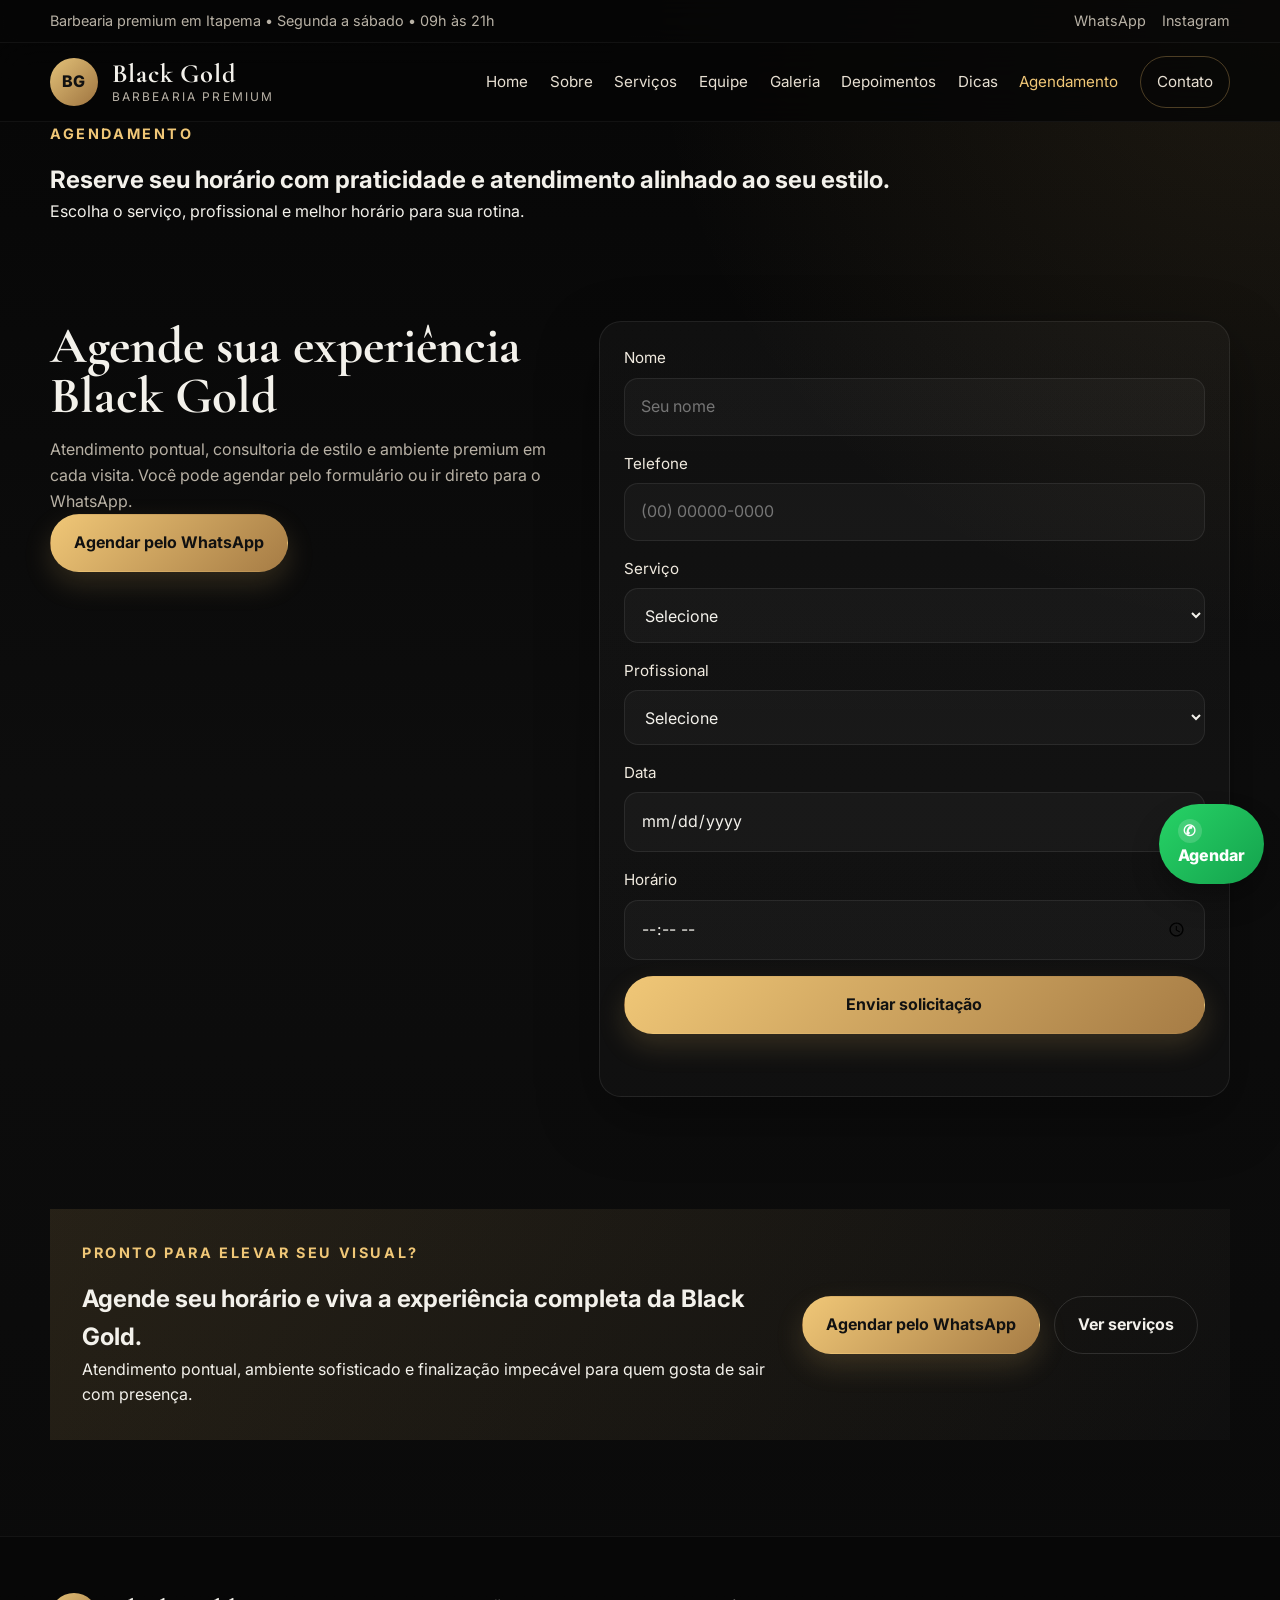
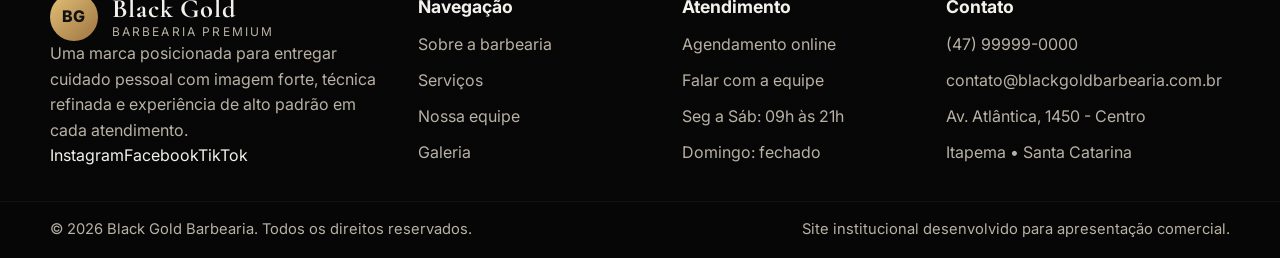
<file: agendamento.html>
<!DOCTYPE html><html lang="pt-BR"><head><meta charset="UTF-8" /><meta name="viewport" content="width=device-width, initial-scale=1.0" /><meta name="description" content="Agende seu horário na Black Gold Barbearia." /><title>Agendamento | Black Gold Barbearia</title><link rel="preconnect" href="https://fonts.googleapis.com" /><link rel="preconnect" href="https://fonts.gstatic.com" crossorigin /><link href="https://fonts.googleapis.com/css2?family=Cormorant+Garamond:wght@500;600;700&family=Inter:wght@400;500;600;700;800&display=swap" rel="stylesheet" /><link rel="stylesheet" href="style.css" /></head><body class="internal-page">  <a class="whatsapp-float" href="https://wa.me/5500000000000?text=Ol%C3%A1%2C%20quero%20agendar%20um%20hor%C3%A1rio%20na%20Black%20Gold%20Barbearia." target="_blank" rel="noopener" aria-label="Agendar pelo WhatsApp"><span class="whatsapp-icon">✆</span><span>Agendar</span></a>
  <div class="topbar"><div class="container topbar-inner"><p>Barbearia premium em Itapema • Segunda a sábado • 09h às 21h</p><div class="topbar-links"><a href="https://wa.me/5500000000000?text=Ol%C3%A1%2C%20quero%20agendar%20um%20hor%C3%A1rio%20na%20Black%20Gold%20Barbearia." target="_blank" rel="noopener">WhatsApp</a><a href="https://instagram.com/" target="_blank" rel="noopener">Instagram</a></div></div></div>
  <header class="header" id="topo"><div class="container navbar"><a href="index.html" class="brand" aria-label="Black Gold Barbearia"><span class="brand-mark">BG</span><span class="brand-text"><strong>Black Gold</strong><small>Barbearia Premium</small></span></a><button class="menu-toggle" id="menu-toggle" aria-label="Abrir menu" aria-expanded="false" aria-controls="nav-menu"><span></span><span></span><span></span></button><nav class="nav" id="nav-menu"><a href="index.html">Home</a>
        <a href="sobre.html">Sobre</a>
        <a href="servicos.html">Serviços</a>
        <a href="equipe.html">Equipe</a>
        <a href="galeria.html">Galeria</a>
        <a href="depoimentos.html">Depoimentos</a>
        <a href="blog.html">Dicas</a>
        <a href="agendamento.html" class="active">Agendamento</a>
        <a href="contato.html" class="nav-cta">Contato</a></nav></div></header><main>

    <section class="page-hero"><div class="container reveal"><p class="eyebrow">Agendamento</p><h1>Reserve seu horário com praticidade e atendimento alinhado ao seu estilo.</h1><p>Escolha o serviço, profissional e melhor horário para sua rotina.</p></div></section>
    <section class="section"><div class="container booking-layout"><div class="booking-content reveal"><h2>Agende sua experiência Black Gold</h2><p>Atendimento pontual, consultoria de estilo e ambiente premium em cada visita. Você pode agendar pelo formulário ou ir direto para o WhatsApp.</p><div class="hero-actions"><a href="https://wa.me/5500000000000?text=Ol%C3%A1%2C%20quero%20agendar%20um%20hor%C3%A1rio%20na%20Black%20Gold%20Barbearia." class="btn btn-primary" target="_blank" rel="noopener">Agendar pelo WhatsApp</a></div></div><form class="booking-form reveal" id="booking-form"><div class="form-grid"><div class="form-group"><label for="nome">Nome</label><input id="nome" name="nome" type="text" placeholder="Seu nome" required></div><div class="form-group"><label for="telefone">Telefone</label><input id="telefone" name="telefone" type="tel" placeholder="(00) 00000-0000" required></div><div class="form-group"><label for="servico">Serviço</label><select id="servico" name="servico" required><option value="">Selecione</option><option>Corte masculino</option><option>Barba</option><option>Combo corte + barba</option><option>Sobrancelha</option><option>Hidratação capilar</option><option>Pigmentação</option><option>Acabamento premium</option></select></div><div class="form-group"><label for="profissional">Profissional</label><select id="profissional" name="profissional" required><option value="">Selecione</option><option>Eduardo Martins</option><option>Rafael Costa</option><option>Lucas Ferraz</option></select></div><div class="form-group"><label for="data">Data</label><input id="data" name="data" type="date" required></div><div class="form-group"><label for="horario">Horário</label><input id="horario" name="horario" type="time" required></div></div><button class="btn btn-primary btn-full" type="submit">Enviar solicitação</button><p class="form-feedback" id="booking-feedback"></p></form></div></section>

      <section class="section cta-band-wrap"><div class="container"><div class="cta-band reveal"><div><p class="eyebrow">Pronto para elevar seu visual?</p><h2>Agende seu horário e viva a experiência completa da Black Gold.</h2><p>Atendimento pontual, ambiente sofisticado e finalização impecável para quem gosta de sair com presença.</p></div><div class="cta-band-actions"><a href="https://wa.me/5500000000000?text=Ol%C3%A1%2C%20quero%20agendar%20um%20hor%C3%A1rio%20na%20Black%20Gold%20Barbearia." class="btn btn-primary" target="_blank" rel="noopener">Agendar pelo WhatsApp</a><a href="servicos.html" class="btn btn-secondary">Ver serviços</a></div></div></div></section></main>  <footer class="footer"><div class="container footer-grid"><div class="footer-column footer-brand-col"><a href="index.html" class="brand footer-brand"><span class="brand-mark">BG</span><span class="brand-text"><strong>Black Gold</strong><small>Barbearia Premium</small></span></a><p>Uma marca posicionada para entregar cuidado pessoal com imagem forte, técnica refinada e experiência de alto padrão em cada atendimento.</p><div class="footer-socials"><a href="#">Instagram</a><a href="#">Facebook</a><a href="#">TikTok</a></div></div><div class="footer-column"><h4>Navegação</h4><ul><li><a href="sobre.html">Sobre a barbearia</a></li><li><a href="servicos.html">Serviços</a></li><li><a href="equipe.html">Nossa equipe</a></li><li><a href="galeria.html">Galeria</a></li></ul></div><div class="footer-column"><h4>Atendimento</h4><ul><li><a href="agendamento.html">Agendamento online</a></li><li><a href="contato.html">Falar com a equipe</a></li><li>Seg a Sáb: 09h às 21h</li><li>Domingo: fechado</li></ul></div><div class="footer-column"><h4>Contato</h4><ul><li>(47) 99999-0000</li><li>contato@blackgoldbarbearia.com.br</li><li>Av. Atlântica, 1450 - Centro</li><li>Itapema • Santa Catarina</li></ul></div></div><div class="footer-bottom"><div class="container footer-bottom-inner"><p>© <span id="current-year"></span> Black Gold Barbearia. Todos os direitos reservados.</p><p>Site institucional desenvolvido para apresentação comercial.</p></div></div></footer><script src="script.js"></script></body></html>
</file>
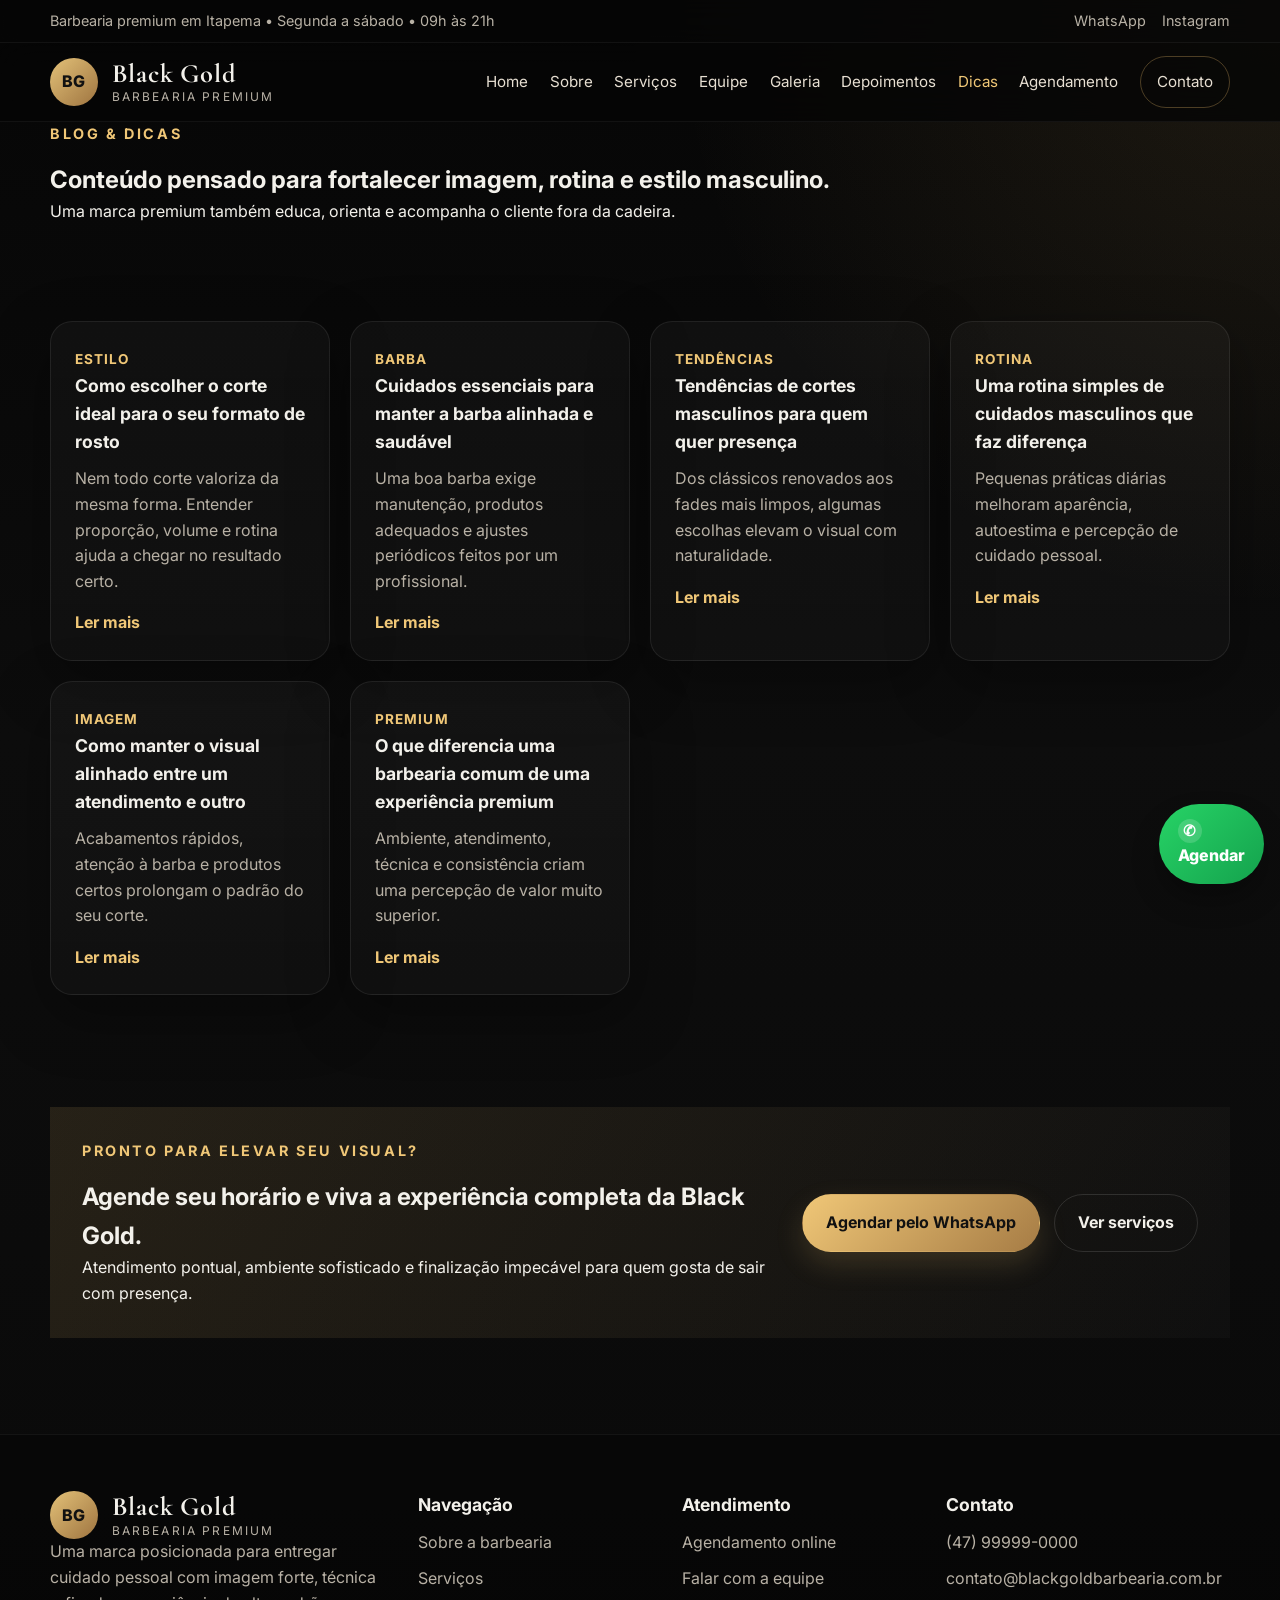
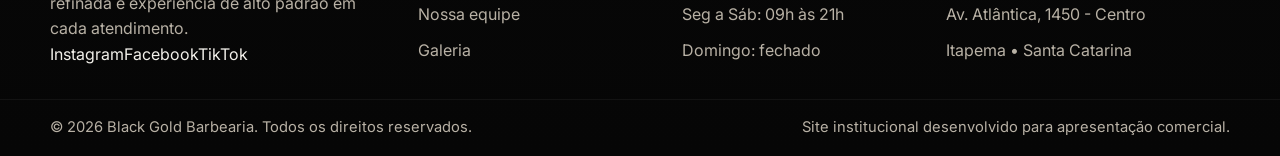
<file: blog.html>
<!DOCTYPE html><html lang="pt-BR"><head><meta charset="UTF-8" /><meta name="viewport" content="width=device-width, initial-scale=1.0" /><meta name="description" content="Conteúdo de estilo e cuidados masculinos da Black Gold Barbearia." /><title>Dicas de Estilo | Black Gold Barbearia</title><link rel="preconnect" href="https://fonts.googleapis.com" /><link rel="preconnect" href="https://fonts.gstatic.com" crossorigin /><link href="https://fonts.googleapis.com/css2?family=Cormorant+Garamond:wght@500;600;700&family=Inter:wght@400;500;600;700;800&display=swap" rel="stylesheet" /><link rel="stylesheet" href="style.css" /></head><body class="internal-page">  <a class="whatsapp-float" href="https://wa.me/5500000000000?text=Ol%C3%A1%2C%20quero%20agendar%20um%20hor%C3%A1rio%20na%20Black%20Gold%20Barbearia." target="_blank" rel="noopener" aria-label="Agendar pelo WhatsApp"><span class="whatsapp-icon">✆</span><span>Agendar</span></a>
  <div class="topbar"><div class="container topbar-inner"><p>Barbearia premium em Itapema • Segunda a sábado • 09h às 21h</p><div class="topbar-links"><a href="https://wa.me/5500000000000?text=Ol%C3%A1%2C%20quero%20agendar%20um%20hor%C3%A1rio%20na%20Black%20Gold%20Barbearia." target="_blank" rel="noopener">WhatsApp</a><a href="https://instagram.com/" target="_blank" rel="noopener">Instagram</a></div></div></div>
  <header class="header" id="topo"><div class="container navbar"><a href="index.html" class="brand" aria-label="Black Gold Barbearia"><span class="brand-mark">BG</span><span class="brand-text"><strong>Black Gold</strong><small>Barbearia Premium</small></span></a><button class="menu-toggle" id="menu-toggle" aria-label="Abrir menu" aria-expanded="false" aria-controls="nav-menu"><span></span><span></span><span></span></button><nav class="nav" id="nav-menu"><a href="index.html">Home</a>
        <a href="sobre.html">Sobre</a>
        <a href="servicos.html">Serviços</a>
        <a href="equipe.html">Equipe</a>
        <a href="galeria.html">Galeria</a>
        <a href="depoimentos.html">Depoimentos</a>
        <a href="blog.html" class="active">Dicas</a>
        <a href="agendamento.html">Agendamento</a>
        <a href="contato.html" class="nav-cta">Contato</a></nav></div></header><main>

    <section class="page-hero"><div class="container reveal"><p class="eyebrow">Blog & dicas</p><h1>Conteúdo pensado para fortalecer imagem, rotina e estilo masculino.</h1><p>Uma marca premium também educa, orienta e acompanha o cliente fora da cadeira.</p></div></section>
    <section class="section"><div class="container"><div class="blog-grid"><article class="blog-card reveal"><span class="tag">Estilo</span><h3>Como escolher o corte ideal para o seu formato de rosto</h3><p>Nem todo corte valoriza da mesma forma. Entender proporção, volume e rotina ajuda a chegar no resultado certo.</p><a href="#" class="link-btn">Ler mais</a></article>
<article class="blog-card reveal"><span class="tag">Barba</span><h3>Cuidados essenciais para manter a barba alinhada e saudável</h3><p>Uma boa barba exige manutenção, produtos adequados e ajustes periódicos feitos por um profissional.</p><a href="#" class="link-btn">Ler mais</a></article>
<article class="blog-card reveal"><span class="tag">Tendências</span><h3>Tendências de cortes masculinos para quem quer presença</h3><p>Dos clássicos renovados aos fades mais limpos, algumas escolhas elevam o visual com naturalidade.</p><a href="#" class="link-btn">Ler mais</a></article>
<article class="blog-card reveal"><span class="tag">Rotina</span><h3>Uma rotina simples de cuidados masculinos que faz diferença</h3><p>Pequenas práticas diárias melhoram aparência, autoestima e percepção de cuidado pessoal.</p><a href="#" class="link-btn">Ler mais</a></article>
<article class="blog-card reveal"><span class="tag">Imagem</span><h3>Como manter o visual alinhado entre um atendimento e outro</h3><p>Acabamentos rápidos, atenção à barba e produtos certos prolongam o padrão do seu corte.</p><a href="#" class="link-btn">Ler mais</a></article>
<article class="blog-card reveal"><span class="tag">Premium</span><h3>O que diferencia uma barbearia comum de uma experiência premium</h3><p>Ambiente, atendimento, técnica e consistência criam uma percepção de valor muito superior.</p><a href="#" class="link-btn">Ler mais</a></article></div></div></section>

      <section class="section cta-band-wrap"><div class="container"><div class="cta-band reveal"><div><p class="eyebrow">Pronto para elevar seu visual?</p><h2>Agende seu horário e viva a experiência completa da Black Gold.</h2><p>Atendimento pontual, ambiente sofisticado e finalização impecável para quem gosta de sair com presença.</p></div><div class="cta-band-actions"><a href="https://wa.me/5500000000000?text=Ol%C3%A1%2C%20quero%20agendar%20um%20hor%C3%A1rio%20na%20Black%20Gold%20Barbearia." class="btn btn-primary" target="_blank" rel="noopener">Agendar pelo WhatsApp</a><a href="servicos.html" class="btn btn-secondary">Ver serviços</a></div></div></div></section></main>  <footer class="footer"><div class="container footer-grid"><div class="footer-column footer-brand-col"><a href="index.html" class="brand footer-brand"><span class="brand-mark">BG</span><span class="brand-text"><strong>Black Gold</strong><small>Barbearia Premium</small></span></a><p>Uma marca posicionada para entregar cuidado pessoal com imagem forte, técnica refinada e experiência de alto padrão em cada atendimento.</p><div class="footer-socials"><a href="#">Instagram</a><a href="#">Facebook</a><a href="#">TikTok</a></div></div><div class="footer-column"><h4>Navegação</h4><ul><li><a href="sobre.html">Sobre a barbearia</a></li><li><a href="servicos.html">Serviços</a></li><li><a href="equipe.html">Nossa equipe</a></li><li><a href="galeria.html">Galeria</a></li></ul></div><div class="footer-column"><h4>Atendimento</h4><ul><li><a href="agendamento.html">Agendamento online</a></li><li><a href="contato.html">Falar com a equipe</a></li><li>Seg a Sáb: 09h às 21h</li><li>Domingo: fechado</li></ul></div><div class="footer-column"><h4>Contato</h4><ul><li>(47) 99999-0000</li><li>contato@blackgoldbarbearia.com.br</li><li>Av. Atlântica, 1450 - Centro</li><li>Itapema • Santa Catarina</li></ul></div></div><div class="footer-bottom"><div class="container footer-bottom-inner"><p>© <span id="current-year"></span> Black Gold Barbearia. Todos os direitos reservados.</p><p>Site institucional desenvolvido para apresentação comercial.</p></div></div></footer><script src="script.js"></script></body></html>
</file>
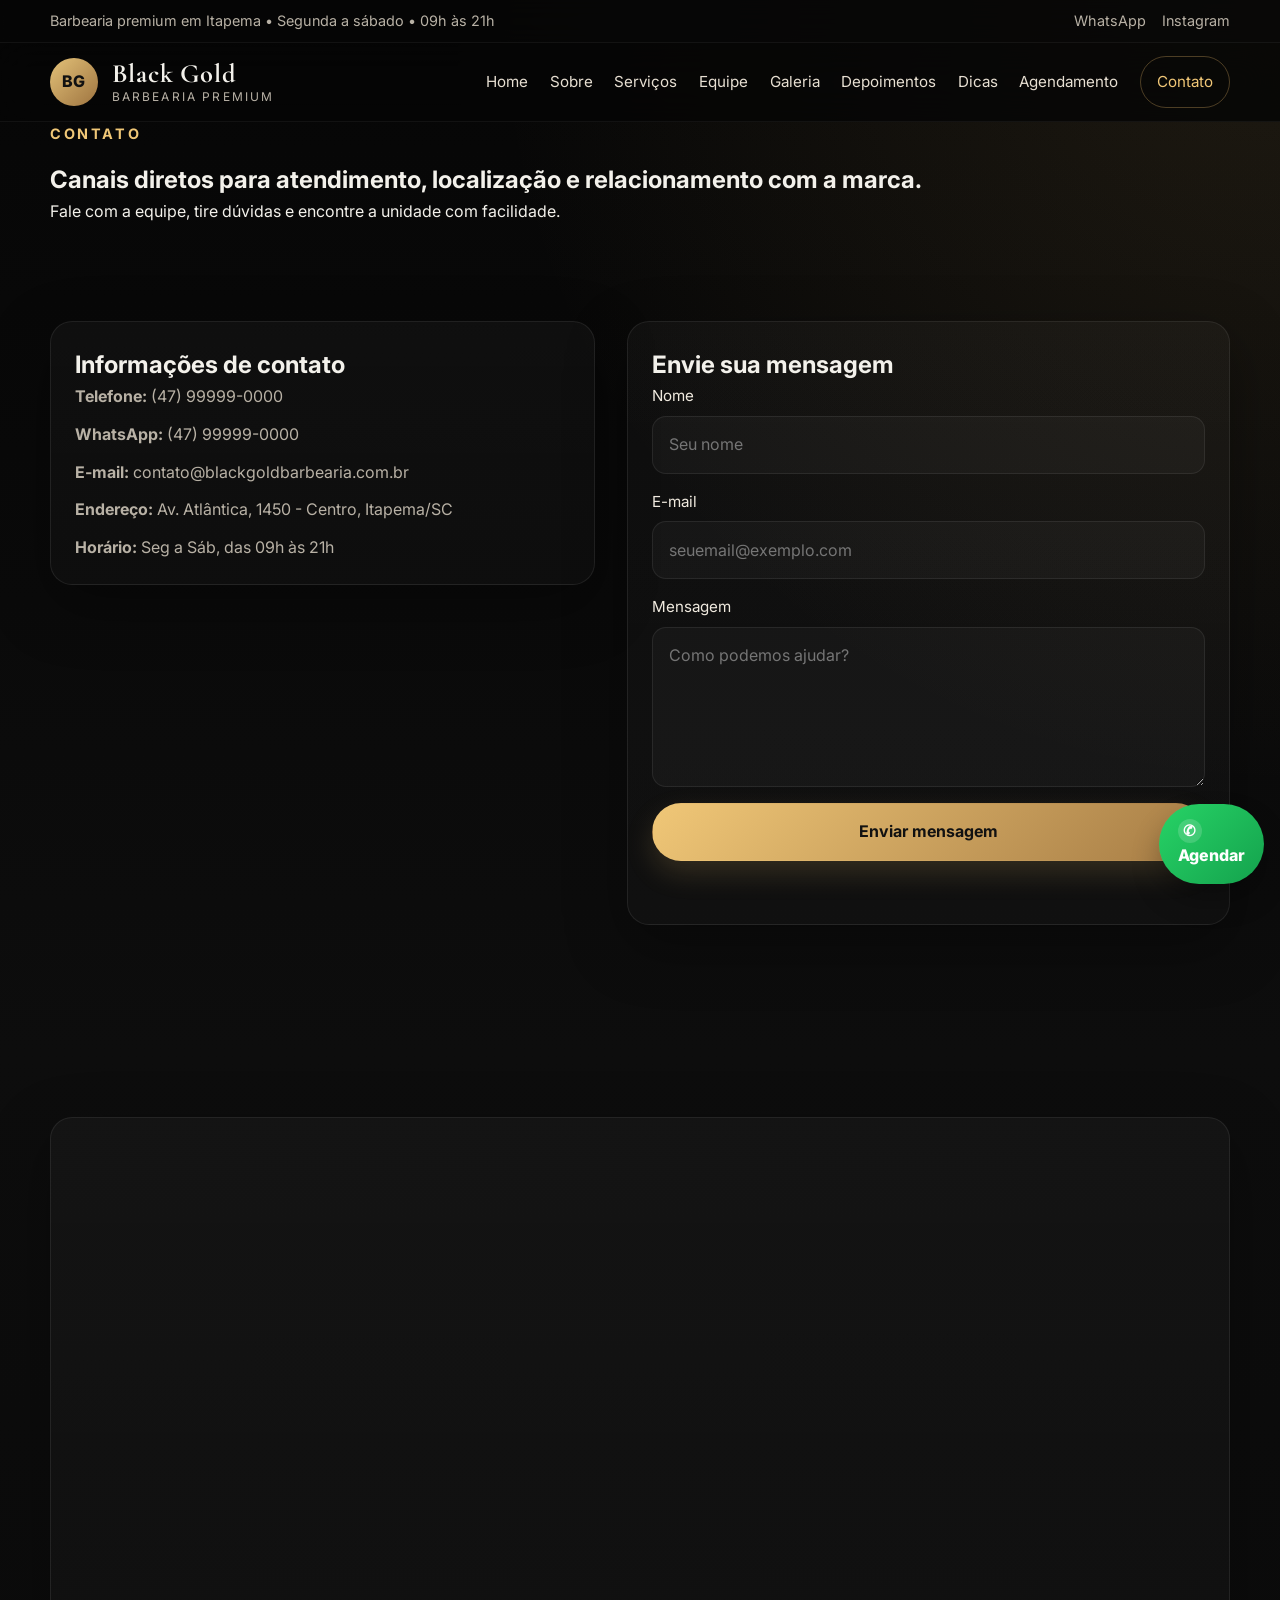
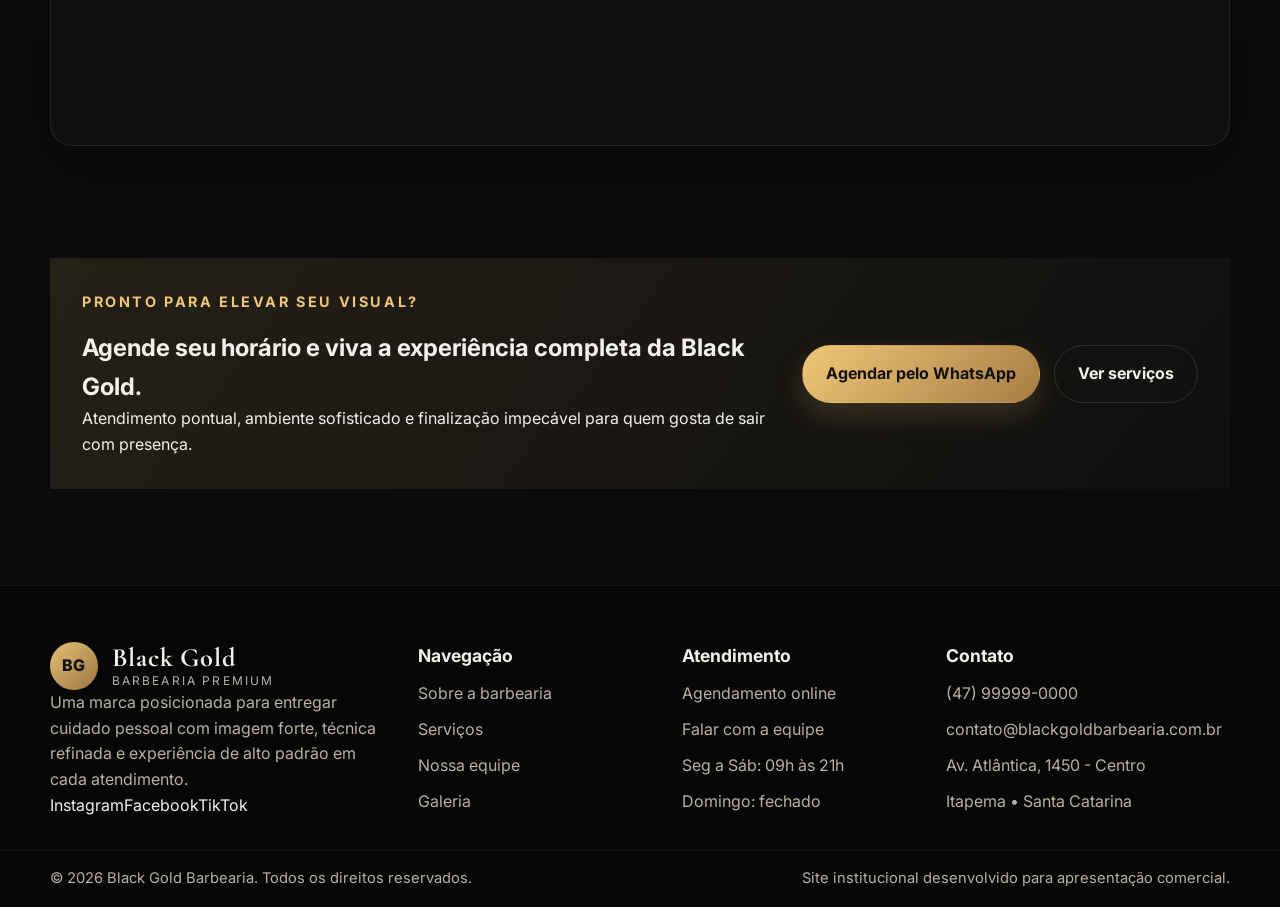
<file: contato.html>
<!DOCTYPE html><html lang="pt-BR"><head><meta charset="UTF-8" /><meta name="viewport" content="width=device-width, initial-scale=1.0" /><meta name="description" content="Fale com a Black Gold Barbearia e encontre a unidade." /><title>Contato | Black Gold Barbearia</title><link rel="preconnect" href="https://fonts.googleapis.com" /><link rel="preconnect" href="https://fonts.gstatic.com" crossorigin /><link href="https://fonts.googleapis.com/css2?family=Cormorant+Garamond:wght@500;600;700&family=Inter:wght@400;500;600;700;800&display=swap" rel="stylesheet" /><link rel="stylesheet" href="style.css" /></head><body class="internal-page">  <a class="whatsapp-float" href="https://wa.me/5500000000000?text=Ol%C3%A1%2C%20quero%20agendar%20um%20hor%C3%A1rio%20na%20Black%20Gold%20Barbearia." target="_blank" rel="noopener" aria-label="Agendar pelo WhatsApp"><span class="whatsapp-icon">✆</span><span>Agendar</span></a>
  <div class="topbar"><div class="container topbar-inner"><p>Barbearia premium em Itapema • Segunda a sábado • 09h às 21h</p><div class="topbar-links"><a href="https://wa.me/5500000000000?text=Ol%C3%A1%2C%20quero%20agendar%20um%20hor%C3%A1rio%20na%20Black%20Gold%20Barbearia." target="_blank" rel="noopener">WhatsApp</a><a href="https://instagram.com/" target="_blank" rel="noopener">Instagram</a></div></div></div>
  <header class="header" id="topo"><div class="container navbar"><a href="index.html" class="brand" aria-label="Black Gold Barbearia"><span class="brand-mark">BG</span><span class="brand-text"><strong>Black Gold</strong><small>Barbearia Premium</small></span></a><button class="menu-toggle" id="menu-toggle" aria-label="Abrir menu" aria-expanded="false" aria-controls="nav-menu"><span></span><span></span><span></span></button><nav class="nav" id="nav-menu"><a href="index.html">Home</a>
        <a href="sobre.html">Sobre</a>
        <a href="servicos.html">Serviços</a>
        <a href="equipe.html">Equipe</a>
        <a href="galeria.html">Galeria</a>
        <a href="depoimentos.html">Depoimentos</a>
        <a href="blog.html">Dicas</a>
        <a href="agendamento.html">Agendamento</a>
        <a href="contato.html" class="active nav-cta">Contato</a></nav></div></header><main>

    <section class="page-hero"><div class="container reveal"><p class="eyebrow">Contato</p><h1>Canais diretos para atendimento, localização e relacionamento com a marca.</h1><p>Fale com a equipe, tire dúvidas e encontre a unidade com facilidade.</p></div></section>
    <section class="section"><div class="container contact-layout"><div class="contact-card reveal"><h2>Informações de contato</h2><ul class="contact-list"><li><strong>Telefone:</strong> (47) 99999-0000</li><li><strong>WhatsApp:</strong> (47) 99999-0000</li><li><strong>E-mail:</strong> contato@blackgoldbarbearia.com.br</li><li><strong>Endereço:</strong> Av. Atlântica, 1450 - Centro, Itapema/SC</li><li><strong>Horário:</strong> Seg a Sáb, das 09h às 21h</li></ul></div><form class="contact-card reveal" id="contact-form"><h2>Envie sua mensagem</h2><div class="form-group"><label for="contact-name">Nome</label><input id="contact-name" name="name" type="text" placeholder="Seu nome" required></div><div class="form-group"><label for="contact-email">E-mail</label><input id="contact-email" name="email" type="email" placeholder="seuemail@exemplo.com" required></div><div class="form-group"><label for="contact-message">Mensagem</label><textarea id="contact-message" name="message" rows="5" placeholder="Como podemos ajudar?" required></textarea></div><button class="btn btn-primary btn-full" type="submit">Enviar mensagem</button><p class="form-feedback" id="contact-feedback"></p></form></div></section>
    <section class="section section-tight"><div class="container"><div class="map-wrap reveal"><iframe title="Mapa da Black Gold Barbearia" src="https://www.google.com/maps?q=Av.%20Atl%C3%A2ntica%201450%20Itapema&output=embed" loading="lazy" referrerpolicy="no-referrer-when-downgrade"></iframe></div></div></section>

      <section class="section cta-band-wrap"><div class="container"><div class="cta-band reveal"><div><p class="eyebrow">Pronto para elevar seu visual?</p><h2>Agende seu horário e viva a experiência completa da Black Gold.</h2><p>Atendimento pontual, ambiente sofisticado e finalização impecável para quem gosta de sair com presença.</p></div><div class="cta-band-actions"><a href="https://wa.me/5500000000000?text=Ol%C3%A1%2C%20quero%20agendar%20um%20hor%C3%A1rio%20na%20Black%20Gold%20Barbearia." class="btn btn-primary" target="_blank" rel="noopener">Agendar pelo WhatsApp</a><a href="servicos.html" class="btn btn-secondary">Ver serviços</a></div></div></div></section></main>  <footer class="footer"><div class="container footer-grid"><div class="footer-column footer-brand-col"><a href="index.html" class="brand footer-brand"><span class="brand-mark">BG</span><span class="brand-text"><strong>Black Gold</strong><small>Barbearia Premium</small></span></a><p>Uma marca posicionada para entregar cuidado pessoal com imagem forte, técnica refinada e experiência de alto padrão em cada atendimento.</p><div class="footer-socials"><a href="#">Instagram</a><a href="#">Facebook</a><a href="#">TikTok</a></div></div><div class="footer-column"><h4>Navegação</h4><ul><li><a href="sobre.html">Sobre a barbearia</a></li><li><a href="servicos.html">Serviços</a></li><li><a href="equipe.html">Nossa equipe</a></li><li><a href="galeria.html">Galeria</a></li></ul></div><div class="footer-column"><h4>Atendimento</h4><ul><li><a href="agendamento.html">Agendamento online</a></li><li><a href="contato.html">Falar com a equipe</a></li><li>Seg a Sáb: 09h às 21h</li><li>Domingo: fechado</li></ul></div><div class="footer-column"><h4>Contato</h4><ul><li>(47) 99999-0000</li><li>contato@blackgoldbarbearia.com.br</li><li>Av. Atlântica, 1450 - Centro</li><li>Itapema • Santa Catarina</li></ul></div></div><div class="footer-bottom"><div class="container footer-bottom-inner"><p>© <span id="current-year"></span> Black Gold Barbearia. Todos os direitos reservados.</p><p>Site institucional desenvolvido para apresentação comercial.</p></div></div></footer><script src="script.js"></script></body></html>
</file>
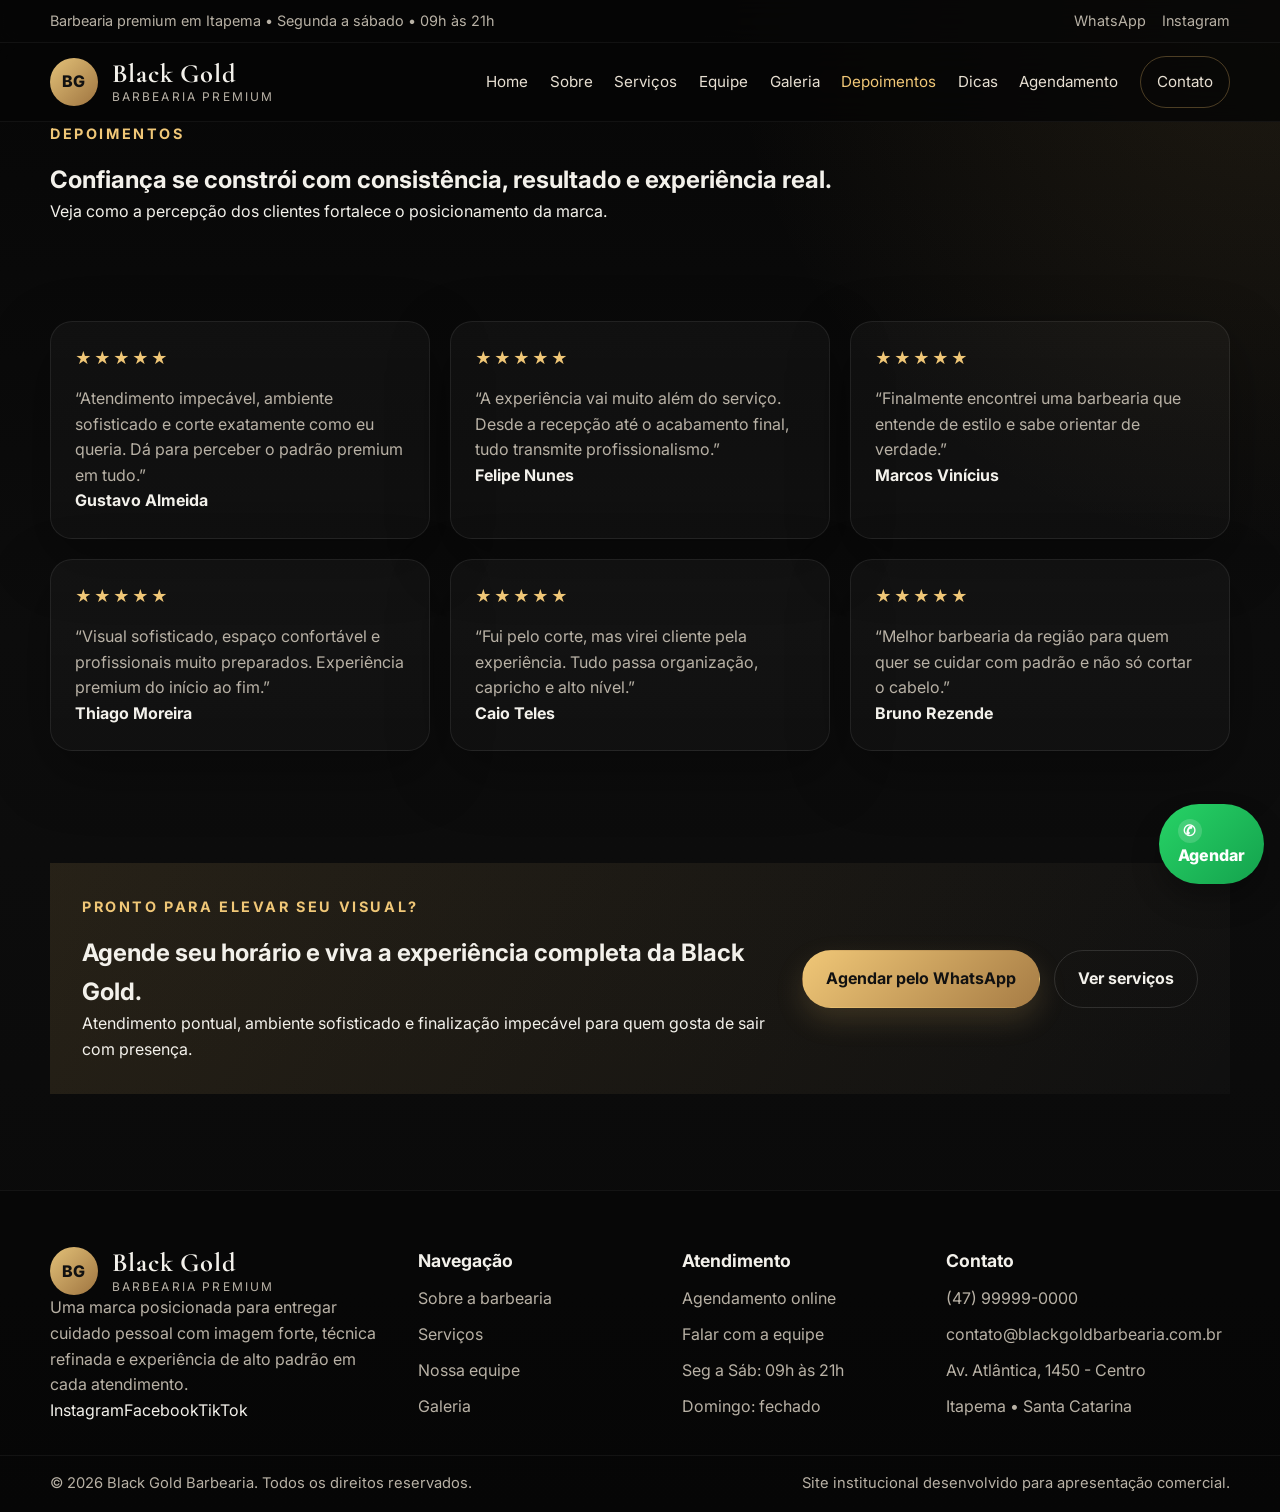
<file: depoimentos.html>
<!DOCTYPE html><html lang="pt-BR"><head><meta charset="UTF-8" /><meta name="viewport" content="width=device-width, initial-scale=1.0" /><meta name="description" content="Veja o que os clientes dizem sobre a Black Gold Barbearia." /><title>Depoimentos | Black Gold Barbearia</title><link rel="preconnect" href="https://fonts.googleapis.com" /><link rel="preconnect" href="https://fonts.gstatic.com" crossorigin /><link href="https://fonts.googleapis.com/css2?family=Cormorant+Garamond:wght@500;600;700&family=Inter:wght@400;500;600;700;800&display=swap" rel="stylesheet" /><link rel="stylesheet" href="style.css" /></head><body class="internal-page">  <a class="whatsapp-float" href="https://wa.me/5500000000000?text=Ol%C3%A1%2C%20quero%20agendar%20um%20hor%C3%A1rio%20na%20Black%20Gold%20Barbearia." target="_blank" rel="noopener" aria-label="Agendar pelo WhatsApp"><span class="whatsapp-icon">✆</span><span>Agendar</span></a>
  <div class="topbar"><div class="container topbar-inner"><p>Barbearia premium em Itapema • Segunda a sábado • 09h às 21h</p><div class="topbar-links"><a href="https://wa.me/5500000000000?text=Ol%C3%A1%2C%20quero%20agendar%20um%20hor%C3%A1rio%20na%20Black%20Gold%20Barbearia." target="_blank" rel="noopener">WhatsApp</a><a href="https://instagram.com/" target="_blank" rel="noopener">Instagram</a></div></div></div>
  <header class="header" id="topo"><div class="container navbar"><a href="index.html" class="brand" aria-label="Black Gold Barbearia"><span class="brand-mark">BG</span><span class="brand-text"><strong>Black Gold</strong><small>Barbearia Premium</small></span></a><button class="menu-toggle" id="menu-toggle" aria-label="Abrir menu" aria-expanded="false" aria-controls="nav-menu"><span></span><span></span><span></span></button><nav class="nav" id="nav-menu"><a href="index.html">Home</a>
        <a href="sobre.html">Sobre</a>
        <a href="servicos.html">Serviços</a>
        <a href="equipe.html">Equipe</a>
        <a href="galeria.html">Galeria</a>
        <a href="depoimentos.html" class="active">Depoimentos</a>
        <a href="blog.html">Dicas</a>
        <a href="agendamento.html">Agendamento</a>
        <a href="contato.html" class="nav-cta">Contato</a></nav></div></header><main>

    <section class="page-hero"><div class="container reveal"><p class="eyebrow">Depoimentos</p><h1>Confiança se constrói com consistência, resultado e experiência real.</h1><p>Veja como a percepção dos clientes fortalece o posicionamento da marca.</p></div></section>
    <section class="section"><div class="container"><div class="testimonial-grid"><article class="testimonial-card reveal"><div class="stars">★★★★★</div><p>“Atendimento impecável, ambiente sofisticado e corte exatamente como eu queria. Dá para perceber o padrão premium em tudo.”</p><strong>Gustavo Almeida</strong></article>
<article class="testimonial-card reveal"><div class="stars">★★★★★</div><p>“A experiência vai muito além do serviço. Desde a recepção até o acabamento final, tudo transmite profissionalismo.”</p><strong>Felipe Nunes</strong></article>
<article class="testimonial-card reveal"><div class="stars">★★★★★</div><p>“Finalmente encontrei uma barbearia que entende de estilo e sabe orientar de verdade.”</p><strong>Marcos Vinícius</strong></article>
<article class="testimonial-card reveal"><div class="stars">★★★★★</div><p>“Visual sofisticado, espaço confortável e profissionais muito preparados. Experiência premium do início ao fim.”</p><strong>Thiago Moreira</strong></article>
<article class="testimonial-card reveal"><div class="stars">★★★★★</div><p>“Fui pelo corte, mas virei cliente pela experiência. Tudo passa organização, capricho e alto nível.”</p><strong>Caio Teles</strong></article>
<article class="testimonial-card reveal"><div class="stars">★★★★★</div><p>“Melhor barbearia da região para quem quer se cuidar com padrão e não só cortar o cabelo.”</p><strong>Bruno Rezende</strong></article></div></div></section>

      <section class="section cta-band-wrap"><div class="container"><div class="cta-band reveal"><div><p class="eyebrow">Pronto para elevar seu visual?</p><h2>Agende seu horário e viva a experiência completa da Black Gold.</h2><p>Atendimento pontual, ambiente sofisticado e finalização impecável para quem gosta de sair com presença.</p></div><div class="cta-band-actions"><a href="https://wa.me/5500000000000?text=Ol%C3%A1%2C%20quero%20agendar%20um%20hor%C3%A1rio%20na%20Black%20Gold%20Barbearia." class="btn btn-primary" target="_blank" rel="noopener">Agendar pelo WhatsApp</a><a href="servicos.html" class="btn btn-secondary">Ver serviços</a></div></div></div></section></main>  <footer class="footer"><div class="container footer-grid"><div class="footer-column footer-brand-col"><a href="index.html" class="brand footer-brand"><span class="brand-mark">BG</span><span class="brand-text"><strong>Black Gold</strong><small>Barbearia Premium</small></span></a><p>Uma marca posicionada para entregar cuidado pessoal com imagem forte, técnica refinada e experiência de alto padrão em cada atendimento.</p><div class="footer-socials"><a href="#">Instagram</a><a href="#">Facebook</a><a href="#">TikTok</a></div></div><div class="footer-column"><h4>Navegação</h4><ul><li><a href="sobre.html">Sobre a barbearia</a></li><li><a href="servicos.html">Serviços</a></li><li><a href="equipe.html">Nossa equipe</a></li><li><a href="galeria.html">Galeria</a></li></ul></div><div class="footer-column"><h4>Atendimento</h4><ul><li><a href="agendamento.html">Agendamento online</a></li><li><a href="contato.html">Falar com a equipe</a></li><li>Seg a Sáb: 09h às 21h</li><li>Domingo: fechado</li></ul></div><div class="footer-column"><h4>Contato</h4><ul><li>(47) 99999-0000</li><li>contato@blackgoldbarbearia.com.br</li><li>Av. Atlântica, 1450 - Centro</li><li>Itapema • Santa Catarina</li></ul></div></div><div class="footer-bottom"><div class="container footer-bottom-inner"><p>© <span id="current-year"></span> Black Gold Barbearia. Todos os direitos reservados.</p><p>Site institucional desenvolvido para apresentação comercial.</p></div></div></footer><script src="script.js"></script></body></html>
</file>
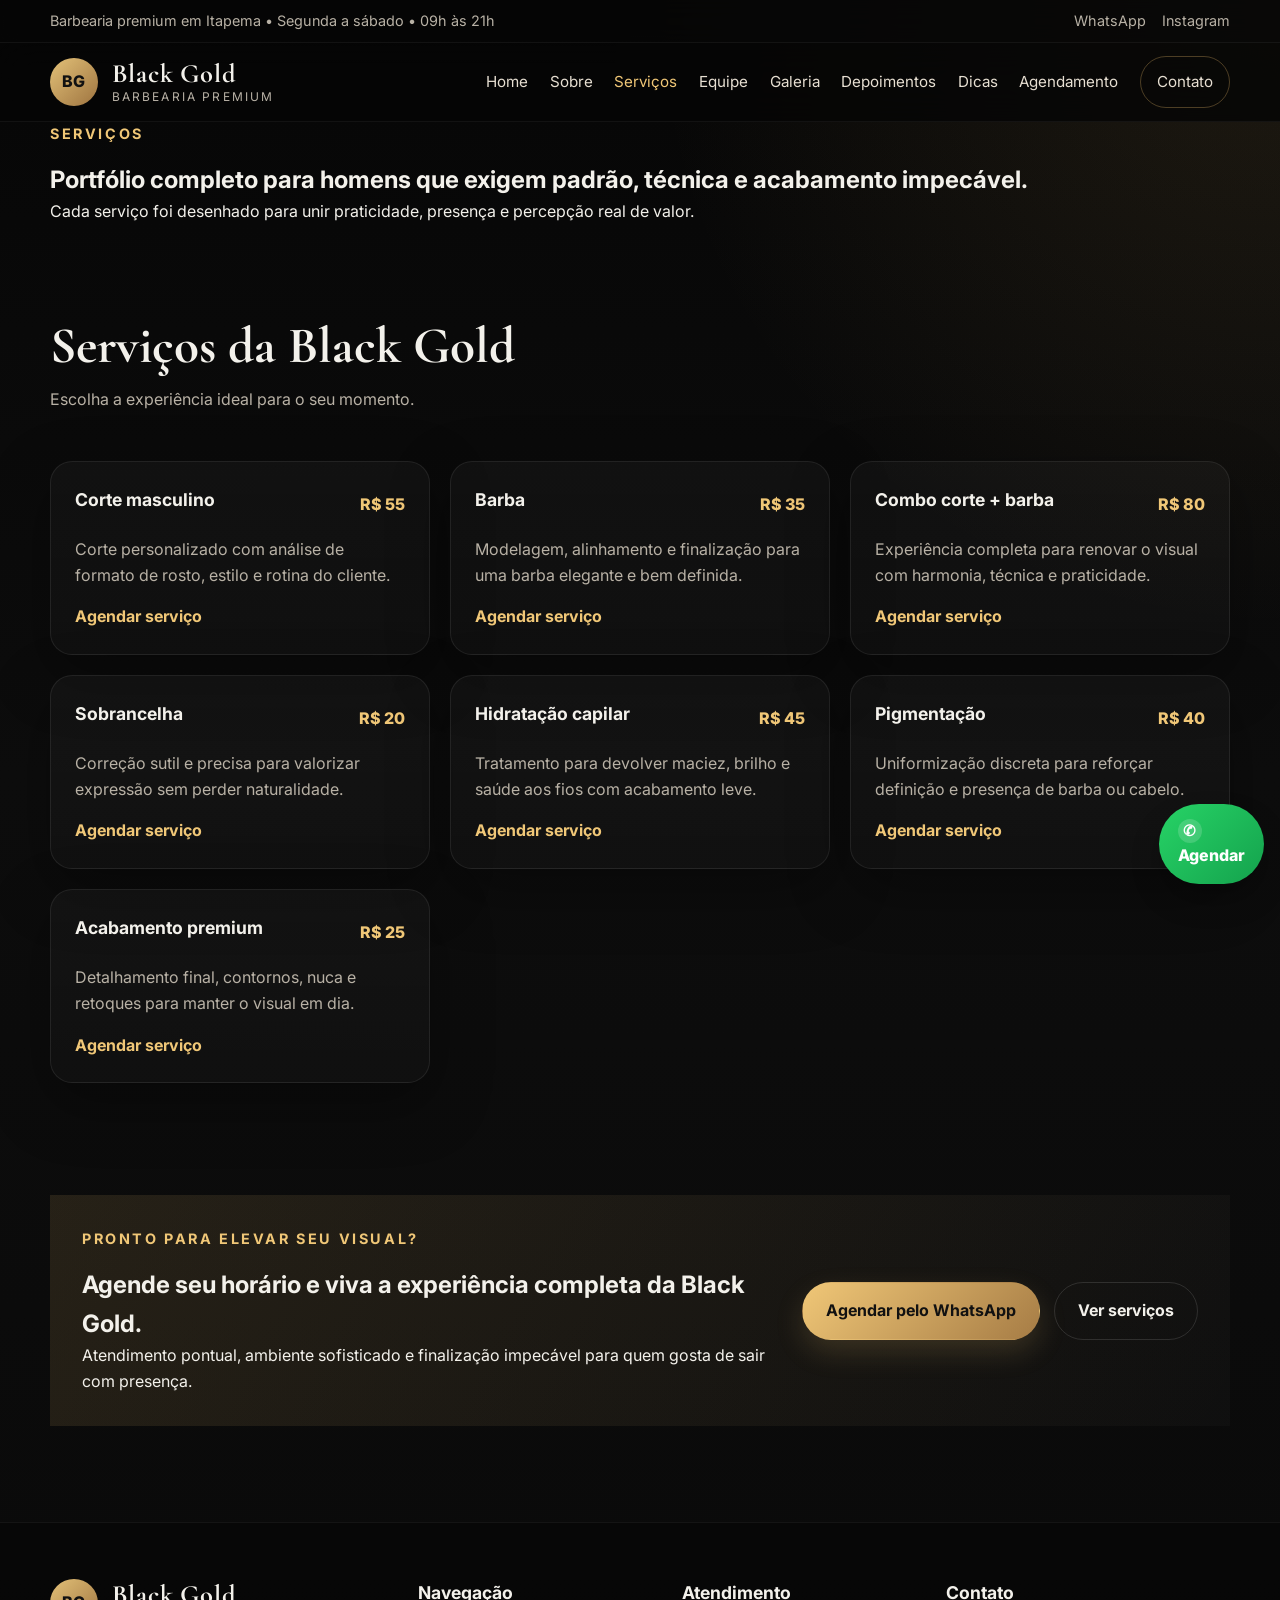
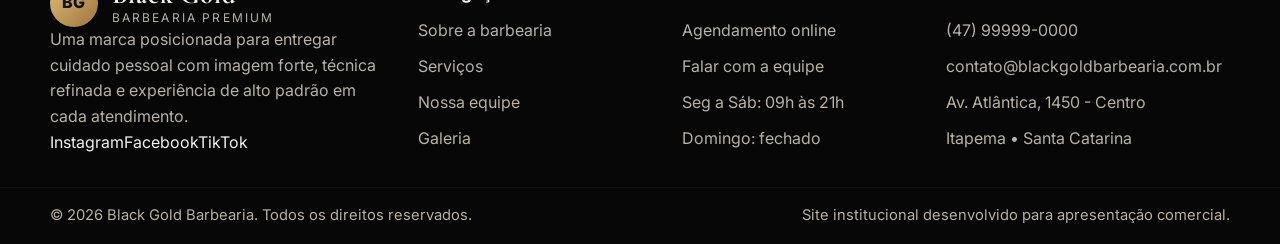
<file: servicos.html>
<!DOCTYPE html><html lang="pt-BR"><head><meta charset="UTF-8" /><meta name="viewport" content="width=device-width, initial-scale=1.0" /><meta name="description" content="Veja os serviços e preços da Black Gold Barbearia." /><title>Serviços | Black Gold Barbearia</title><link rel="preconnect" href="https://fonts.googleapis.com" /><link rel="preconnect" href="https://fonts.gstatic.com" crossorigin /><link href="https://fonts.googleapis.com/css2?family=Cormorant+Garamond:wght@500;600;700&family=Inter:wght@400;500;600;700;800&display=swap" rel="stylesheet" /><link rel="stylesheet" href="style.css" /></head><body class="internal-page">  <a class="whatsapp-float" href="https://wa.me/5500000000000?text=Ol%C3%A1%2C%20quero%20agendar%20um%20hor%C3%A1rio%20na%20Black%20Gold%20Barbearia." target="_blank" rel="noopener" aria-label="Agendar pelo WhatsApp"><span class="whatsapp-icon">✆</span><span>Agendar</span></a>
  <div class="topbar"><div class="container topbar-inner"><p>Barbearia premium em Itapema • Segunda a sábado • 09h às 21h</p><div class="topbar-links"><a href="https://wa.me/5500000000000?text=Ol%C3%A1%2C%20quero%20agendar%20um%20hor%C3%A1rio%20na%20Black%20Gold%20Barbearia." target="_blank" rel="noopener">WhatsApp</a><a href="https://instagram.com/" target="_blank" rel="noopener">Instagram</a></div></div></div>
  <header class="header" id="topo"><div class="container navbar"><a href="index.html" class="brand" aria-label="Black Gold Barbearia"><span class="brand-mark">BG</span><span class="brand-text"><strong>Black Gold</strong><small>Barbearia Premium</small></span></a><button class="menu-toggle" id="menu-toggle" aria-label="Abrir menu" aria-expanded="false" aria-controls="nav-menu"><span></span><span></span><span></span></button><nav class="nav" id="nav-menu"><a href="index.html">Home</a>
        <a href="sobre.html">Sobre</a>
        <a href="servicos.html" class="active">Serviços</a>
        <a href="equipe.html">Equipe</a>
        <a href="galeria.html">Galeria</a>
        <a href="depoimentos.html">Depoimentos</a>
        <a href="blog.html">Dicas</a>
        <a href="agendamento.html">Agendamento</a>
        <a href="contato.html" class="nav-cta">Contato</a></nav></div></header><main>

    <section class="page-hero"><div class="container reveal"><p class="eyebrow">Serviços</p><h1>Portfólio completo para homens que exigem padrão, técnica e acabamento impecável.</h1><p>Cada serviço foi desenhado para unir praticidade, presença e percepção real de valor.</p></div></section>
    <section class="section"><div class="container"><div class="section-heading reveal"><h2>Serviços da Black Gold</h2><p>Escolha a experiência ideal para o seu momento.</p></div><div class="service-grid"><article class="service-card reveal"><div class="service-top"><h3>Corte masculino</h3><span>R$ 55</span></div><p>Corte personalizado com análise de formato de rosto, estilo e rotina do cliente.</p><a href="agendamento.html" class="link-btn">Agendar serviço</a></article>
<article class="service-card reveal"><div class="service-top"><h3>Barba</h3><span>R$ 35</span></div><p>Modelagem, alinhamento e finalização para uma barba elegante e bem definida.</p><a href="agendamento.html" class="link-btn">Agendar serviço</a></article>
<article class="service-card reveal"><div class="service-top"><h3>Combo corte + barba</h3><span>R$ 80</span></div><p>Experiência completa para renovar o visual com harmonia, técnica e praticidade.</p><a href="agendamento.html" class="link-btn">Agendar serviço</a></article>
<article class="service-card reveal"><div class="service-top"><h3>Sobrancelha</h3><span>R$ 20</span></div><p>Correção sutil e precisa para valorizar expressão sem perder naturalidade.</p><a href="agendamento.html" class="link-btn">Agendar serviço</a></article>
<article class="service-card reveal"><div class="service-top"><h3>Hidratação capilar</h3><span>R$ 45</span></div><p>Tratamento para devolver maciez, brilho e saúde aos fios com acabamento leve.</p><a href="agendamento.html" class="link-btn">Agendar serviço</a></article>
<article class="service-card reveal"><div class="service-top"><h3>Pigmentação</h3><span>R$ 40</span></div><p>Uniformização discreta para reforçar definição e presença de barba ou cabelo.</p><a href="agendamento.html" class="link-btn">Agendar serviço</a></article>
<article class="service-card reveal"><div class="service-top"><h3>Acabamento premium</h3><span>R$ 25</span></div><p>Detalhamento final, contornos, nuca e retoques para manter o visual em dia.</p><a href="agendamento.html" class="link-btn">Agendar serviço</a></article></div></div></section>

      <section class="section cta-band-wrap"><div class="container"><div class="cta-band reveal"><div><p class="eyebrow">Pronto para elevar seu visual?</p><h2>Agende seu horário e viva a experiência completa da Black Gold.</h2><p>Atendimento pontual, ambiente sofisticado e finalização impecável para quem gosta de sair com presença.</p></div><div class="cta-band-actions"><a href="https://wa.me/5500000000000?text=Ol%C3%A1%2C%20quero%20agendar%20um%20hor%C3%A1rio%20na%20Black%20Gold%20Barbearia." class="btn btn-primary" target="_blank" rel="noopener">Agendar pelo WhatsApp</a><a href="servicos.html" class="btn btn-secondary">Ver serviços</a></div></div></div></section></main>  <footer class="footer"><div class="container footer-grid"><div class="footer-column footer-brand-col"><a href="index.html" class="brand footer-brand"><span class="brand-mark">BG</span><span class="brand-text"><strong>Black Gold</strong><small>Barbearia Premium</small></span></a><p>Uma marca posicionada para entregar cuidado pessoal com imagem forte, técnica refinada e experiência de alto padrão em cada atendimento.</p><div class="footer-socials"><a href="#">Instagram</a><a href="#">Facebook</a><a href="#">TikTok</a></div></div><div class="footer-column"><h4>Navegação</h4><ul><li><a href="sobre.html">Sobre a barbearia</a></li><li><a href="servicos.html">Serviços</a></li><li><a href="equipe.html">Nossa equipe</a></li><li><a href="galeria.html">Galeria</a></li></ul></div><div class="footer-column"><h4>Atendimento</h4><ul><li><a href="agendamento.html">Agendamento online</a></li><li><a href="contato.html">Falar com a equipe</a></li><li>Seg a Sáb: 09h às 21h</li><li>Domingo: fechado</li></ul></div><div class="footer-column"><h4>Contato</h4><ul><li>(47) 99999-0000</li><li>contato@blackgoldbarbearia.com.br</li><li>Av. Atlântica, 1450 - Centro</li><li>Itapema • Santa Catarina</li></ul></div></div><div class="footer-bottom"><div class="container footer-bottom-inner"><p>© <span id="current-year"></span> Black Gold Barbearia. Todos os direitos reservados.</p><p>Site institucional desenvolvido para apresentação comercial.</p></div></div></footer><script src="script.js"></script></body></html>
</file>
<file: style.css>
:root {
  --bg: #0a0a0a;
  --bg-soft: #111111;
  --surface: #151515;
  --surface-2: #1b1b1b;
  --line: rgba(255, 255, 255, 0.08);
  --text: #f3f1eb;
  --muted: #b8b1a5;
  --gold: #caa45d;
  --gold-strong: #f0c777;
  --white: #ffffff;
  --shadow: 0 20px 60px rgba(0, 0, 0, 0.35);
  --radius: 22px;
  --radius-sm: 16px;
  --container: min(1180px, calc(100% - 2rem));
  --transition: 0.35s ease;
}

* {
  margin: 0;
  padding: 0;
  box-sizing: border-box;
}

html {
  scroll-behavior: smooth;
}

body {
  font-family: "Inter", sans-serif;
  background:
    radial-gradient(circle at top right, rgba(202, 164, 93, 0.12), transparent 28%),
    linear-gradient(180deg, #060606, #0d0d0d 42%, #090909 100%);
  color: var(--text);
  line-height: 1.6;
}

img {
  max-width: 100%;
  display: block;
}

a {
  color: inherit;
  text-decoration: none;
}

button,
input,
select,
textarea {
  font: inherit;
}

.container {
  width: var(--container);
  margin: 0 auto;
}

.section {
  padding: 6rem 0;
}

.section-sm {
  padding: 0 0 5rem;
}

.eyebrow {
  color: var(--gold-strong);
  font-size: 0.9rem;
  text-transform: uppercase;
  letter-spacing: 0.18em;
  margin-bottom: 1rem;
  font-weight: 700;
}

.section-heading {
  max-width: 760px;
  margin-bottom: 3rem;
}

.section-heading h2,
.about-content h2,
.booking-content h2 {
  font-family: "Cormorant Garamond", serif;
  font-size: clamp(2.3rem, 4vw, 3.6rem);
  line-height: 0.98;
  margin-bottom: 1rem;
}

.section-heading p,
.about-content p,
.booking-content p,
.hero-text,
.highlight-card p,
.service-card p,
.team-info p,
.blog-card p,
.testimonial-card p,
.contact-card li,
.footer p,
.footer li {
  color: var(--muted);
}

.header {
  position: sticky;
  top: 0;
  z-index: 1000;
  backdrop-filter: blur(18px);
  background: rgba(6, 6, 6, 0.82);
  border-bottom: 1px solid rgba(255, 255, 255, 0.05);
}

.navbar {
  display: flex;
  align-items: center;
  justify-content: space-between;
  min-height: 78px;
  gap: 1rem;
}

.brand {
  display: inline-flex;
  align-items: center;
  gap: 0.85rem;
}

.brand-mark {
  width: 48px;
  height: 48px;
  border-radius: 50%;
  display: grid;
  place-items: center;
  background: linear-gradient(135deg, #e3c178, #9e7440);
  color: #111;
  font-weight: 800;
  letter-spacing: 0.04em;
}

.brand-text {
  display: flex;
  flex-direction: column;
  line-height: 1;
}

.brand-text strong {
  font-family: "Cormorant Garamond", serif;
  font-size: 1.65rem;
  letter-spacing: 0.03em;
}

.brand-text small {
  color: var(--muted);
  font-size: 0.75rem;
  text-transform: uppercase;
  letter-spacing: 0.18em;
  margin-top: 0.25rem;
}

.nav {
  display: flex;
  align-items: center;
  gap: 1.35rem;
}

.nav a {
  font-size: 0.95rem;
  color: #e7dfd2;
  transition: color var(--transition);
}

.nav a:hover,
.nav a.active {
  color: var(--gold-strong);
}

.nav-cta {
  border: 1px solid rgba(202, 164, 93, 0.35);
  padding: 0.8rem 1rem;
  border-radius: 999px;
}

.menu-toggle {
  display: none;
  background: transparent;
  border: none;
  cursor: pointer;
}

.menu-toggle span {
  display: block;
  width: 28px;
  height: 2px;
  background: var(--white);
  margin: 6px 0;
  transition: var(--transition);
}

.hero {
  position: relative;
  min-height: calc(100vh - 78px);
  display: flex;
  align-items: center;
  overflow: hidden;
  background:
    linear-gradient(90deg, rgba(7, 7, 7, 0.92) 0%, rgba(7, 7, 7, 0.75) 42%, rgba(7, 7, 7, 0.85) 100%),
    url('https://images.unsplash.com/photo-1621605815971-fbc98d665033?auto=format&fit=crop&w=1600&q=80') center/cover no-repeat;
}

.hero-content {
  position: relative;
  z-index: 2;
  max-width: 760px;
}

.hero h1 {
  font-family: "Cormorant Garamond", serif;
  font-size: clamp(3.2rem, 8vw, 5.9rem);
  line-height: 0.92;
  margin-bottom: 1.4rem;
}

.hero-text {
  max-width: 680px;
  font-size: 1.08rem;
  margin-bottom: 2rem;
}

.hero-actions {
  display: flex;
  flex-wrap: wrap;
  gap: 1rem;
}

.btn {
  display: inline-flex;
  align-items: center;
  justify-content: center;
  border-radius: 999px;
  padding: 0.95rem 1.45rem;
  font-weight: 700;
  transition: transform var(--transition), box-shadow var(--transition), background var(--transition), color var(--transition), border-color var(--transition);
  border: 1px solid transparent;
  cursor: pointer;
}

.btn:hover {
  transform: translateY(-2px);
}

.btn-primary {
  background: linear-gradient(135deg, var(--gold-strong), #a67c45);
  color: #111;
  box-shadow: 0 12px 28px rgba(202, 164, 93, 0.2);
}

.btn-secondary {
  background: transparent;
  border-color: rgba(255, 255, 255, 0.12);
  color: var(--text);
}

.btn-secondary:hover {
  border-color: rgba(202, 164, 93, 0.45);
  color: var(--gold-strong);
}

.btn-full {
  width: 100%;
}

.highlight-grid,
.service-grid,
.testimonial-grid,
.blog-grid {
  display: grid;
  gap: 1.25rem;
}

.highlight-grid {
  grid-template-columns: repeat(4, 1fr);
  margin-top: -3.5rem;
  position: relative;
  z-index: 5;
}

.highlight-card,
.service-card,
.team-card,
.gallery-item,
.testimonial-card,
.blog-card,
.booking-form,
.contact-card,
.map-wrap,
.experience-card {
  background: linear-gradient(180deg, rgba(255, 255, 255, 0.03), rgba(255, 255, 255, 0.02));
  border: 1px solid var(--line);
  border-radius: var(--radius);
  box-shadow: var(--shadow);
}

.highlight-card {
  padding: 1.5rem;
}

.highlight-card .icon {
  width: 50px;
  height: 50px;
  border-radius: 14px;
  display: grid;
  place-items: center;
  margin-bottom: 1rem;
  background: rgba(202, 164, 93, 0.12);
  color: var(--gold-strong);
  font-size: 1.35rem;
}

.highlight-card h3,
.service-top h3,
.team-info h3,
.blog-card h3,
.contact-card h3,
.experience-card h3,
.footer h4 {
  font-size: 1.1rem;
  margin-bottom: 0.65rem;
}

.split-layout,
.booking-layout,
.contact-layout {
  display: grid;
  gap: 2rem;
}

.split-layout {
  grid-template-columns: 1.05fr 0.95fr;
  align-items: center;
}

.values-grid {
  display: grid;
  grid-template-columns: repeat(3, 1fr);
  gap: 1rem;
  margin-top: 2rem;
}

.values-grid article {
  padding: 1.2rem;
  border: 1px solid var(--line);
  border-radius: var(--radius-sm);
  background: rgba(255, 255, 255, 0.02);
}

.values-grid h3 {
  margin-bottom: 0.5rem;
  color: var(--gold-strong);
}

.about-visual {
  display: grid;
  gap: 1.2rem;
}

.image-card img,
.team-card img,
.gallery-item img {
  width: 100%;
  height: 100%;
  object-fit: cover;
}

.large-card {
  overflow: hidden;
  min-height: 520px;
  border-radius: var(--radius);
}

.experience-card {
  padding: 1.5rem;
}

.experience-card span,
.team-info span,
.tag {
  color: var(--gold-strong);
  font-size: 0.85rem;
  letter-spacing: 0.08em;
  text-transform: uppercase;
  font-weight: 700;
}

.service-grid {
  grid-template-columns: repeat(3, 1fr);
}

.service-card,
.blog-card,
.testimonial-card {
  padding: 1.5rem;
}

.service-top {
  display: flex;
  align-items: center;
  justify-content: space-between;
  gap: 1rem;
  margin-bottom: 0.8rem;
}

.service-top span {
  color: var(--gold-strong);
  font-weight: 800;
  white-space: nowrap;
}

.link-btn {
  display: inline-flex;
  align-items: center;
  margin-top: 1rem;
  color: var(--gold-strong);
  font-weight: 700;
}

.link-btn:hover {
  color: var(--white);
}

.team-grid {
  display: grid;
  grid-template-columns: repeat(3, 1fr);
  gap: 1.25rem;
}

.team-card {
  overflow: hidden;
}

.team-card img {
  height: 360px;
}

.team-info {
  padding: 1.5rem;
}

.gallery-grid {
  display: grid;
  grid-template-columns: repeat(3, 1fr);
  gap: 1rem;
}

.gallery-item {
  position: relative;
  overflow: hidden;
  min-height: 260px;
}

.gallery-item img {
  min-height: 260px;
  transition: transform 0.6s ease;
}

.gallery-item figcaption {
  position: absolute;
  inset: auto 0 0 0;
  padding: 1rem;
  background: linear-gradient(180deg, transparent, rgba(0, 0, 0, 0.88));
  color: var(--white);
}

.gallery-item:hover img {
  transform: scale(1.08);
}

.testimonial-grid {
  grid-template-columns: repeat(3, 1fr);
}

.stars {
  color: var(--gold-strong);
  margin-bottom: 0.9rem;
  letter-spacing: 0.12em;
}

.blog-grid {
  grid-template-columns: repeat(4, 1fr);
}

.booking-layout {
  grid-template-columns: 0.9fr 1.1fr;
  align-items: start;
}

.booking-form,
.contact-card {
  padding: 1.5rem;
}

.form-group {
  display: flex;
  flex-direction: column;
  gap: 0.45rem;
  margin-bottom: 1rem;
}

.form-group label {
  font-size: 0.95rem;
  color: #f0eadf;
}

.form-group input,
.form-group select,
.form-group textarea {
  width: 100%;
  padding: 0.95rem 1rem;
  border-radius: 14px;
  background: rgba(255, 255, 255, 0.03);
  border: 1px solid rgba(255, 255, 255, 0.08);
  color: var(--text);
  outline: none;
  transition: border-color var(--transition), box-shadow var(--transition);
}

.form-group input:focus,
.form-group select:focus,
.form-group textarea:focus {
  border-color: rgba(202, 164, 93, 0.55);
  box-shadow: 0 0 0 4px rgba(202, 164, 93, 0.08);
}

.form-feedback {
  margin-top: 1rem;
  color: var(--gold-strong);
  min-height: 1.4rem;
}

.contact-layout {
  grid-template-columns: 0.95fr 1.05fr;
  align-items: start;
}

.contact-info {
  display: grid;
  gap: 1.25rem;
}

.contact-card ul {
  list-style: none;
  display: grid;
  gap: 0.75rem;
}

.map-wrap {
  overflow: hidden;
  min-height: 100%;
}

.map-wrap iframe {
  width: 100%;
  min-height: 100%;
  height: 100%;
  border: 0;
  min-height: 620px;
  filter: grayscale(1) contrast(1.1);
}

.footer {
  border-top: 1px solid rgba(255, 255, 255, 0.05);
  background: rgba(0, 0, 0, 0.35);
}

.footer-grid {
  display: grid;
  grid-template-columns: 1.3fr 1fr 1fr 1fr;
  gap: 1.5rem;
  padding: 3.5rem 0 2rem;
}

.footer ul {
  list-style: none;
  display: grid;
  gap: 0.65rem;
}

.footer-bottom {
  border-top: 1px solid rgba(255, 255, 255, 0.05);
  text-align: center;
  padding: 1rem;
  color: var(--muted);
}

.whatsapp-float {
  position: fixed;
  right: 1rem;
  bottom: 1rem;
  z-index: 1001;
  background: linear-gradient(135deg, #27d366, #14a24d);
  color: white;
  padding: 0.95rem 1.2rem;
  border-radius: 999px;
  font-weight: 800;
  box-shadow: 0 16px 28px rgba(0, 0, 0, 0.28);
}

.whatsapp-float:hover {
  transform: translateY(-2px);
}

.reveal {
  opacity: 0;
  transform: translateY(32px);
  transition: opacity 0.8s ease, transform 0.8s ease;
}

.reveal.visible {
  opacity: 1;
  transform: translateY(0);
}

@media (max-width: 1100px) {
  .highlight-grid,
  .service-grid,
  .team-grid,
  .testimonial-grid,
  .blog-grid,
  .gallery-grid,
  .values-grid,
  .footer-grid,
  .split-layout,
  .booking-layout,
  .contact-layout {
    grid-template-columns: repeat(2, 1fr);
  }

  .blog-grid {
    grid-template-columns: repeat(2, 1fr);
  }

  .footer-grid {
    grid-template-columns: repeat(2, 1fr);
  }
}

@media (max-width: 820px) {
  .menu-toggle {
    display: block;
  }

  .nav {
    position: absolute;
    top: calc(100% + 1px);
    left: 1rem;
    right: 1rem;
    background: rgba(10, 10, 10, 0.98);
    border: 1px solid var(--line);
    border-radius: 22px;
    padding: 1rem;
    flex-direction: column;
    align-items: flex-start;
    gap: 1rem;
    opacity: 0;
    pointer-events: none;
    transform: translateY(-10px);
    transition: var(--transition);
  }

  .nav.open {
    opacity: 1;
    pointer-events: auto;
    transform: translateY(0);
  }

  .highlight-grid,
  .service-grid,
  .team-grid,
  .testimonial-grid,
  .blog-grid,
  .gallery-grid,
  .values-grid,
  .footer-grid,
  .split-layout,
  .booking-layout,
  .contact-layout {
    grid-template-columns: 1fr;
  }

  .section {
    padding: 4.8rem 0;
  }

  .hero {
    min-height: 92vh;
  }

  .hero h1 {
    font-size: clamp(2.7rem, 14vw, 4.4rem);
  }

  .highlight-grid {
    margin-top: 0;
  }

  .large-card {
    min-height: 340px;
  }

  .team-card img {
    height: 300px;
  }

  .map-wrap iframe {
    min-height: 360px;
  }

  .whatsapp-float {
    right: 0.8rem;
    left: 0.8rem;
    bottom: 0.8rem;
    text-align: center;
    justify-content: center;
  }
}

@media (max-width: 540px) {
  .container {
    width: min(100% - 1.1rem, 100%);
  }

  .navbar {
    min-height: 72px;
  }

  .brand-mark {
    width: 42px;
    height: 42px;
  }

  .brand-text strong {
    font-size: 1.45rem;
  }

  .hero-actions {
    flex-direction: column;
  }

  .btn {
    width: 100%;
  }

  .service-card,
  .blog-card,
  .testimonial-card,
  .booking-form,
  .contact-card,
  .highlight-card,
  .experience-card {
    padding: 1.2rem;
  }
}

.topbar{border-bottom:1px solid rgba(255,255,255,.05);background:rgba(6,6,6,.86);backdrop-filter:blur(12px)}.topbar-inner{min-height:42px;display:flex;align-items:center;justify-content:space-between;gap:1rem;color:var(--muted);font-size:.9rem}.topbar-links{display:flex;gap:1rem}.topbar-links a:hover{color:var(--gold-strong)}.header{transition:background var(--transition),border-color var(--transition),box-shadow var(--transition)}.header.scrolled{background:rgba(8,8,8,.94);border-bottom:1px solid rgba(255,255,255,.05);box-shadow:0 10px 28px rgba(0,0,0,.22)}.hero-content{grid-template-columns:1.1fr .55fr;align-items:end}.hero-panel,.hero-side-card{background:rgba(11,11,11,.58);border:1px solid rgba(255,255,255,.08);border-radius:28px;backdrop-filter:blur(10px)}.hero-panel{padding:2rem 2rem 2.2rem;max-width:760px}.hero-side-card{padding:1.6rem}.hero-kicker{display:inline-flex;align-items:center;padding:.55rem .9rem;border-radius:999px;margin-bottom:1rem;border:1px solid rgba(202,164,93,.28);background:rgba(202,164,93,.1);color:#f5e1b7;font-size:.88rem}.hero-badges{display:flex;flex-wrap:wrap;gap:.7rem;margin-top:1.4rem}.hero-badges span,.check-list li{border:1px solid rgba(255,255,255,.08);background:rgba(255,255,255,.03);border-radius:999px;padding:.7rem 1rem;color:#e9dfcf;font-size:.92rem}.check-list{display:grid;gap:.75rem;list-style:none;margin:1rem 0 1.2rem}.check-list li{border-radius:16px;padding:.85rem 1rem}.metrics-strip{margin-top:-2rem;position:relative;z-index:6}.metrics-grid{display:grid;grid-template-columns:repeat(4,1fr);gap:1rem}.metric-card{padding:1.35rem;border-radius:22px;background:rgba(15,15,15,.95);border:1px solid var(--line);box-shadow:0 10px 28px rgba(0,0,0,.22)}.metric-card strong{display:block;font-size:2rem;margin-bottom:.3rem;color:var(--gold-strong);font-family:"Cormorant Garamond",serif}.metric-card span{color:var(--muted);font-size:.95rem}.breadcrumb{display:inline-flex;margin-bottom:1rem;color:var(--muted);font-size:.92rem}.service-card-featured{background:linear-gradient(180deg, rgba(202,164,93,.16), rgba(255,255,255,.03));border-color:var(--line-strong)}.cta-band-wrap{padding-top:1rem}.cta-band{padding:2rem;display:grid;grid-template-columns:1.2fr auto;gap:1.5rem;align-items:center;border-color:var(--line-strong);background:linear-gradient(120deg, rgba(202,164,93,.14), rgba(255,255,255,.02))}.cta-band-actions{display:flex;flex-wrap:wrap;gap:.85rem;justify-content:flex-end}.footer-grid{grid-template-columns:1.15fr .8fr .8fr .95fr}.footer-bottom-inner{display:flex;align-items:center;justify-content:space-between;gap:1rem;color:var(--muted);font-size:.92rem}.whatsapp-icon{width:24px;height:24px;border-radius:50%;display:grid;place-items:center;background:rgba(255,255,255,.16);font-size:.95rem}@media (max-width:1100px){.hero-content,.metrics-grid,.cta-band,.footer-grid{grid-template-columns:repeat(2,1fr)}.hero-content{grid-template-columns:1fr}.cta-band-actions{justify-content:flex-start}}@media (max-width:860px){.topbar-inner{flex-direction:column;justify-content:center;padding:.55rem 0}}@media (max-width:640px){.metrics-grid,.footer-grid{grid-template-columns:1fr}.hero-panel,.hero-side-card{padding:1.35rem}.cta-band,.footer-bottom-inner{grid-template-columns:1fr;flex-direction:column;align-items:flex-start}}
</file>
